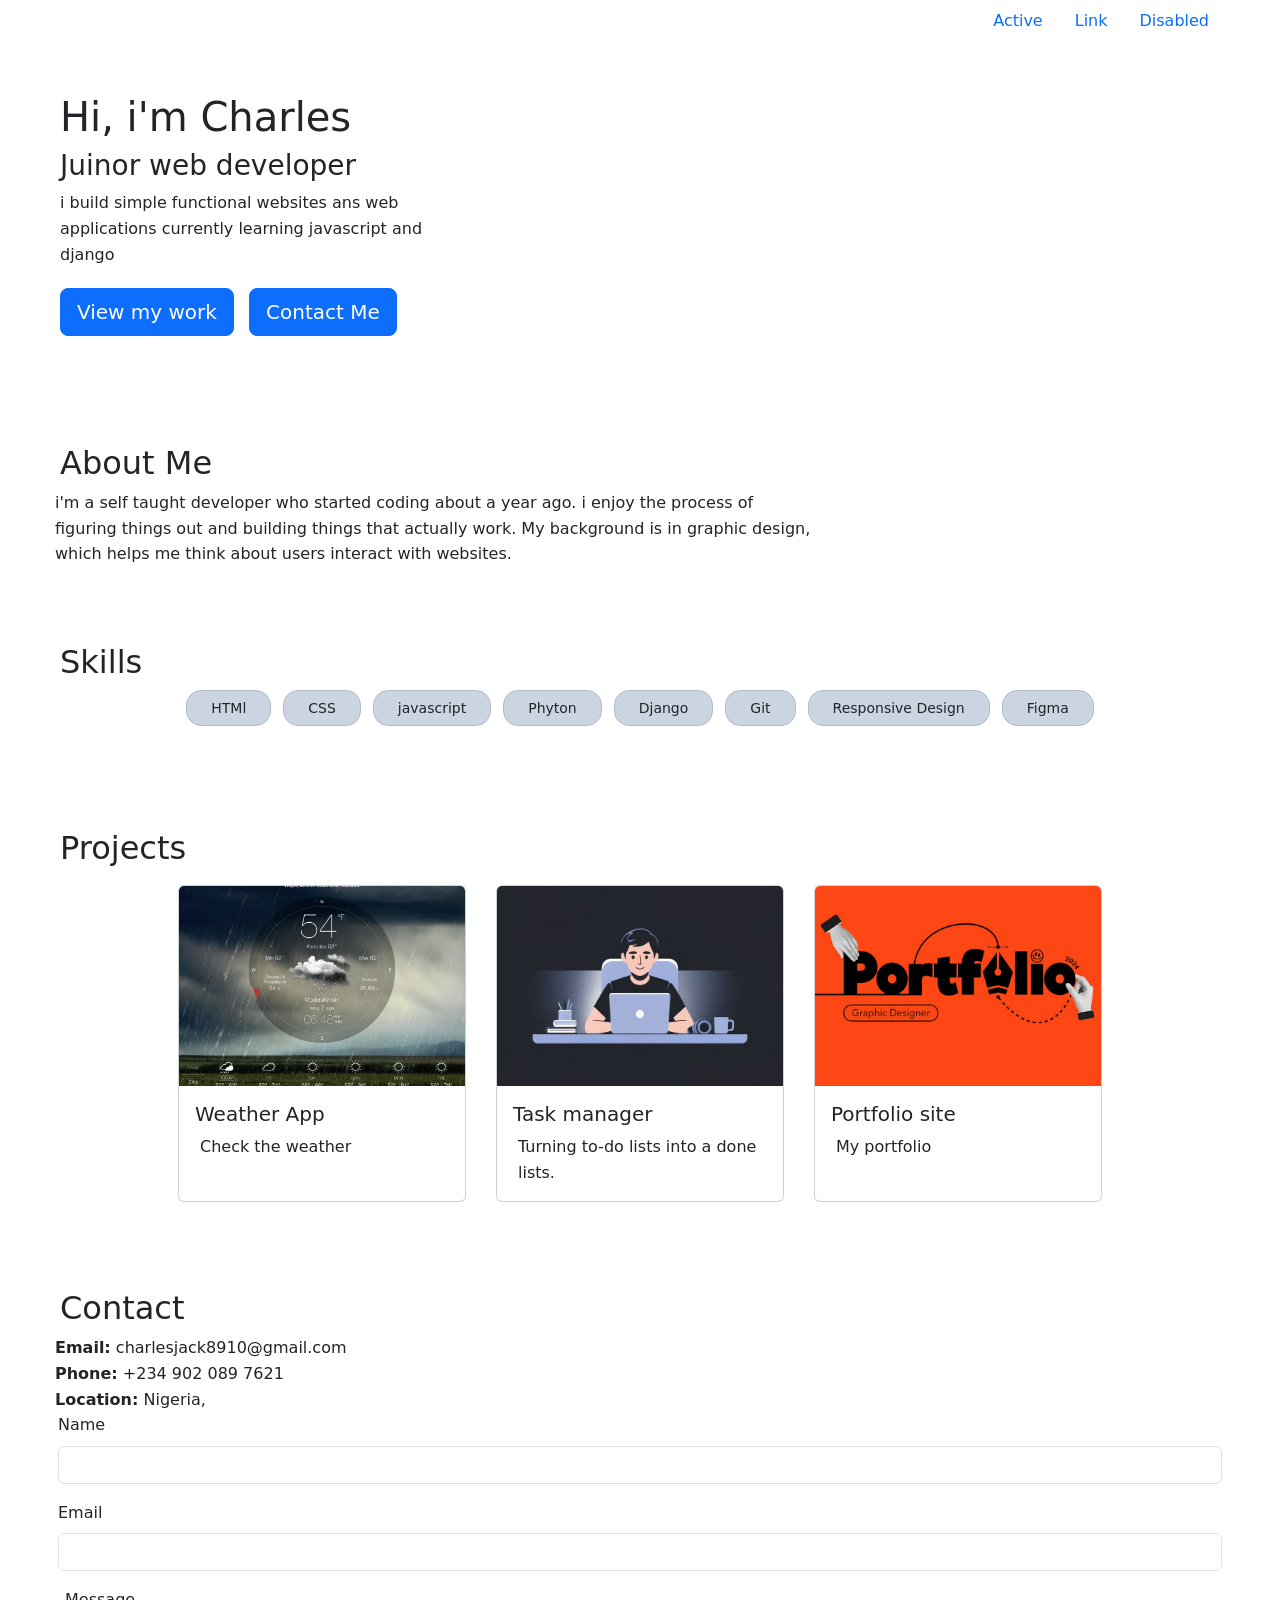
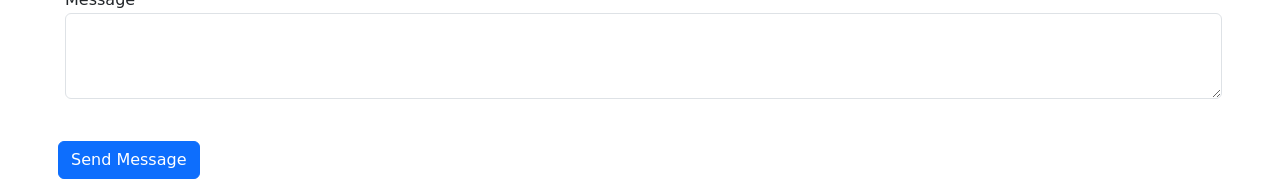
<file: index.html>
<!DOCTYPE html>
<html lang="en">
<head>
    <meta charset="UTF-8">
<meta name="viewport" content="width=device-width, initial-scale=1.0, maximum-scale=1.0, user-scalable=no, shrink-to-fit=no">
    <title>Charles . Jack</title>
    <link href="https://cdn.jsdelivr.net/npm/bootstrap@5.0.2/dist/css/bootstrap.min.css" rel="stylesheet" integrity="sha384-EVSTQN3/azprG1Anm3QDgpJLIm9Nao0Yz1ztcQTwFspd3yD65VohhpuuCOmLASjC" crossorigin="anonymous">
    <link rel="stylesheet" href="index.css">
    <link rel="icon" type="image/png" href="Untitled-1.svg">

</head>
<body>
<div id="parent">
    <div>
          <ul class="nav justify-content-end">
        <li class="nav-item">
     <a class="nav-link active" aria-current="page" href="#">Active</a>
        </li>
     <li class="nav-item">
        <a class="nav-link" href="#">Link</a>
         </li>
        <li class="nav-item">
        <a class="nav-link " href="#" tabindex="-1" aria-disabled="true">Disabled</a>
         </li>
        </ul>
    </div>
    <br>
    <br>
    <h1>
        Hi, i'm Charles
    </h1>
    <h3>Juinor web developer</h3>
    <p>
        i build simple functional websites ans web <br>
         applications currently learning javascript and <br>
         django
    </p> 
    <button type="button" class="btn btn-primary btn-lg">View my work</button>
    <button type="button" class="btn btn-primary btn-lg">Contact Me</button>
    <br> <br> <br> <br> <br>
    <h2>
        About Me
    </h2>
     i'm a self taught developer who started coding about a year ago. i enjoy the process of <br>
     figuring things out and building things that actually work. My background is in graphic design,<br>
     which helps me think about users interact with websites. <br> <br> <br> <br>

     <h2>
        Skills
     </h2>
      <div id="div2">
        <div id="html">HTMl</div>
        <div id="css">CSS</div>
        <div id="js">javascript</div>
        <div id="phyton">Phyton</div>
        <div id="dj">Django</div>
        <div id="git">Git</div>
        <div id="res">Responsive Design</div>
        <div id="fig">Figma</div>
      </div>
      <br> <br> <br> <br>
    <h2>
        Projects
    </h2> 
    <div id="div1">
        <div id="cards">
            <div class="card" style="width: 18rem; margin-right: 40px;">
            <img src="image.png" class="card-img-top me-40" alt="..." id="weather">
            <div class="card-body">
                <h5>Weather App</h5>
                <p class="card-text">Check the weather</p>
            </div>
            </div>
            <div class="card" style="width: 18rem; margin-right: 40px;">
            <img src="task.png" class="card-img-top" alt="..." id="task">
            <div class="card-body me-30">
                <h5>Task manager</h5>
                <p class="card-text">Turning to-do lists into a done lists. </p>
            </div>
            </div>
    <div class="card" style="width: 18rem; margin-right: 40px;">
    <img src="portfolio.png" class="card-img-top" alt="..." id="port">
    <div class="card-body">
    <h5> Portfolio site </h5>
        <p class="card-text">My portfolio</p>
    </div>
    </div>
        </div>
    </div>
    <br> <br> <br>
<h2>
    Contact
</h2>
  <strong>Email:</strong> charlesjack8910@gmail.com <br>
  <strong>Phone:</strong> +234 902 089 7621 <br>
  <strong>Location:</strong> Nigeria, <br>
  


   <div class="row justify-content-center">
    <div class="col-lg-6"  >
        <form>
        <div class="mb-3">
            <label for="exampleInputEmail1" class="form-label">Name</label>
            <input type="email" class="form-control" id="exampleInputEmail1" aria-describedby="emailHelp">
            <div id="emailHelp" class="form-text"></div>
        </div>
        <div class="mb-3">
            <label for="exampleInputPassword1" class="form-label">Email</label>
            <input type="password" class="form-control" id="exampleInputPassword1">
        </div>
        <div class="mb-3 form-check" style="margin-left: -17px;">
            Message
            <textarea rows="3"  class="form-control"></textarea>
            <label class="form-check-label" for="exampleCheck1"></label>
        </div>
        <button type="submit" class="btn btn-primary">Send Message</button>
        </form>
</div>

 </div>
    
</div>


<script src="index.js"></script>
</body>
</html>
</file>
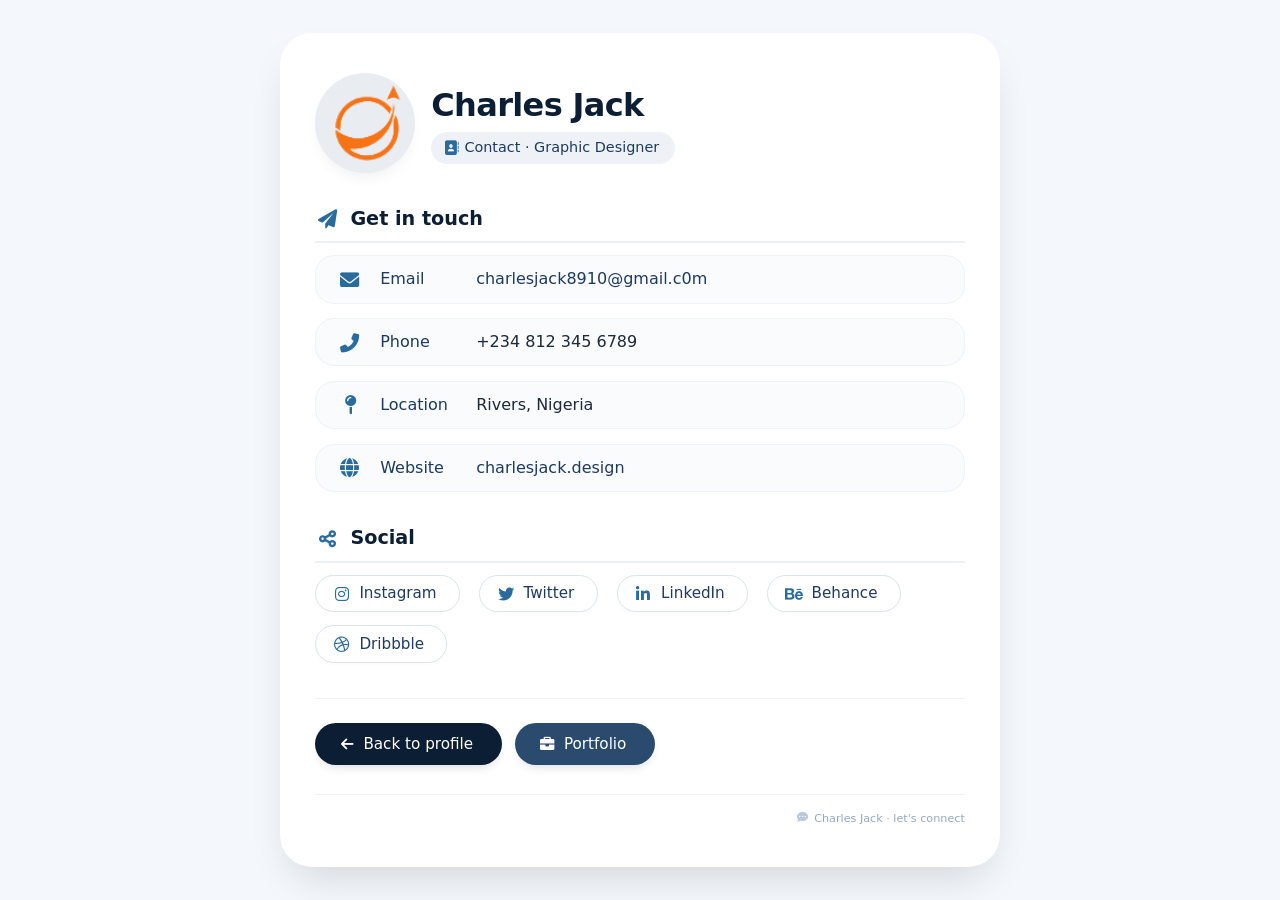
<file: lio.html>
<!DOCTYPE html>
<html lang="en">
<head>
  <meta charset="UTF-8">
  <meta name="viewport" content="width=device-width, initial-scale=1.0">
  <title>Charles Jack · Contact</title>
   <link rel="icon" type="image/png" href="portfolio.jpg">
  <!-- Font Awesome 6 (free) -->
  <link rel="stylesheet" href="https://cdnjs.cloudflare.com/ajax/libs/font-awesome/6.0.0-beta3/css/all.min.css">
  <style>
    /* ----- reset & base ----- */
    * {
      margin: 0;
      padding: 0;
      box-sizing: border-box;
    }

    body {
      background: #f4f7fb;
      font-family: system-ui, -apple-system, 'Segoe UI', Roboto, 'Helvetica Neue', sans-serif;
      display: flex;
      justify-content: center;
      align-items: center;
      min-height: 100vh;
      margin: 0;
      padding: 1.5rem;
      line-height: 1.5;
      color: #1e293b;
    }

    /* ----- card container (same as profile) ----- */
    .contact-card {
      max-width: 720px;
      width: 100%;
      background: white;
      border-radius: 2rem;
      padding: 2.5rem 2.2rem;
      box-shadow: 0 20px 40px -12px rgba(0, 0, 0, 0.15);
      transition: transform 0.2s ease;
    }

    /* ----- header / avatar row (consistent) ----- */
    .contact-header {
      display: flex;
      flex-wrap: wrap;
      align-items: center;
      gap: 1.5rem 1rem;
      margin-bottom: 2rem;
    }

    .avatar-frame {
      flex-shrink: 0;
      width: 100px;
      height: 100px;
      border-radius: 50%;
      overflow: hidden;
      background: #e9edf2;
      box-shadow: 0 8px 16px -6px rgba(0, 0, 0, 0.08);
      display: flex;
      align-items: center;
      justify-content: center;
    }

    .avatar-frame img {
      width: 100%;
      height: 100%;
      object-fit: cover;
      display: block;
    }

    .title-group h1 {
      font-size: 2rem;
      font-weight: 600;
      letter-spacing: -0.02em;
      color: #0b1e33;
      margin-bottom: 0.2rem;
    }

    .title-group .badge {
      display: inline-flex;
      align-items: center;
      gap: 0.4rem;
      background: #eef2f6;
      padding: 0.3rem 1rem 0.3rem 0.8rem;
      border-radius: 40px;
      font-size: 0.9rem;
      font-weight: 500;
      color: #1e3a5f;
    }

    .title-group .badge i {
      color: #2a6b9e;
      font-size: 0.9rem;
    }

    /* ----- section styling (same as profile) ----- */
    .section {
      margin-top: 2rem;
    }

    .section-title {
      display: flex;
      align-items: center;
      gap: 0.6rem;
      font-size: 1.2rem;
      font-weight: 600;
      color: #0b1e33;
      margin-bottom: 0.75rem;
      border-bottom: 2px solid #eef2f6;
      padding-bottom: 0.5rem;
    }

    .section-title i {
      color: #2a6b9e;
      width: 1.6rem;
      font-size: 1.2rem;
      text-align: center;
    }

    /* ----- contact details (info rows) ----- */
    .contact-info-list {
      list-style: none;
      display: flex;
      flex-direction: column;
      gap: 0.9rem;
      margin-top: 0.2rem;
    }

    .contact-info-list li {
      display: flex;
      align-items: center;
      gap: 1rem;
      background: #f9fbfd;
      padding: 0.7rem 1.2rem;
      border-radius: 1.2rem;
      border: 1px solid #eef2f6;
      transition: background 0.15s;
    }

    .contact-info-list li i {
      color: #2a6b9e;
      font-size: 1.2rem;
      width: 1.8rem;
      text-align: center;
    }

    .contact-info-list li .info-label {
      font-weight: 500;
      color: #1e3a5f;
      min-width: 80px;
    }

    .contact-info-list li .info-value {
      color: #1e293b;
      word-break: break-word;
    }

    .contact-info-list li .info-value a {
      color: #1e3a5f;
      text-decoration: none;
      border-bottom: 2px solid transparent;
      transition: border-color 0.2s, color 0.2s;
    }

    .contact-info-list li .info-value a:hover {
      border-bottom-color: #2a6b9e;
      color: #0b2b4a;
    }

    /* ----- social links (grid) ----- */
    .social-grid {
      display: flex;
      flex-wrap: wrap;
      gap: 0.8rem 1.2rem;
      margin-top: 0.2rem;
      list-style: none;
    }

    .social-grid li a {
      display: inline-flex;
      align-items: center;
      gap: 0.5rem;
      background: white;
      border: 1px solid #dce3ec;
      padding: 0.4rem 1.4rem 0.4rem 1rem;
      border-radius: 60px;
      text-decoration: none;
      font-weight: 500;
      color: #1e3a5f;
      font-size: 0.95rem;
      transition: background 0.15s, border-color 0.15s, box-shadow 0.15s;
      box-shadow: 0 2px 4px rgba(0, 0, 0, 0.02);
    }

    .social-grid li a i {
      color: #2a6b9e;
      font-size: 1rem;
      width: 1.2rem;
      text-align: center;
    }

    .social-grid li a:hover {
      background: #f0f4fa;
      border-color: #b0c7df;
      box-shadow: 0 4px 8px -4px rgba(0, 20, 40, 0.08);
    }

    /* ----- back link (button style) ----- */
    .back-link-wrap {
      margin-top: 2.2rem;
      border-top: 1px solid #eef2f6;
      padding-top: 1.5rem;
      display: flex;
      justify-content: flex-start;
    }

    .back-btn {
      display: inline-flex;
      align-items: center;
      gap: 0.6rem;
      background: #0b1e33;
      color: white;
      padding: 0.6rem 1.8rem 0.6rem 1.6rem;
      border-radius: 60px;
      text-decoration: none;
      font-weight: 500;
      font-size: 0.95rem;
      transition: background 0.2s, transform 0.1s;
      border: none;
      box-shadow: 0 6px 12px -6px rgba(0, 20, 40, 0.2);
    }

    .back-btn i {
      font-size: 0.9rem;
    }

    .back-btn:hover {
      background: #143458;
      transform: scale(1.01);
    }

    /* ----- responsive ----- */
    @media (max-width: 480px) {
      .contact-card {
        padding: 1.8rem 1.2rem;
      }
      .contact-header {
        flex-direction: column;
        align-items: flex-start;
      }
      .avatar-frame {
        width: 80px;
        height: 80px;
      }
      .title-group h1 {
        font-size: 1.8rem;
      }
      .contact-info-list li {
        flex-wrap: wrap;
        gap: 0.3rem 0.8rem;
      }
      .contact-info-list li .info-label {
        min-width: 70px;
      }
      .social-grid {
        flex-direction: column;
        gap: 0.5rem;
      }
      .social-grid li a {
        justify-content: center;
      }
    }

    /* extra polish */
    ul {
      padding-left: 0;
    }

    .section + .section {
      margin-top: 2rem;
    }
  </style>
</head>
<body>
  <div class="contact-card">
    
    <!-- header: avatar + name + role (consistent with profile) -->
    <div class="contact-header">
      <div class="avatar-frame">
        <!-- using the same image as profile (HAPPY NEW MONTH FLYER.jpg) 
             you can replace with a different image if needed -->
        <img src="Screenshot 2026-08-08 112036-Photoroom.png" alt="Charles Jack" loading="lazy">
      </div>
      <div class="title-group">
        <h1>Charles Jack</h1>
        <span class="badge">
          <i class="fas fa-address-book"></i> Contact · Graphic Designer
        </span>
      </div>
    </div>

    <!-- contact details -->
    <div class="section">
      <div class="section-title">
        <i class="fas fa-paper-plane"></i>
        <span>Get in touch</span>
      </div>
      <ul class="contact-info-list">
        <li>
          <i class="fas fa-envelope"></i>
          <span class="info-label">Email</span>
          <span class="info-value">
            <a href="mailto:charlesjack8910@gmail.c0m">charlesjack8910@gmail.c0m</a>
          </span>
        </li>
        <li>
          <i class="fas fa-phone-alt"></i>
          <span class="info-label">Phone</span>
          <span class="info-value">+234 812 345 6789</span>
        </li>
        <li>
          <i class="fas fa-map-pin"></i>
          <span class="info-label">Location</span>
          <span class="info-value">Rivers, Nigeria</span>
        </li>
        <li>
          <i class="fas fa-globe"></i>
          <span class="info-label">Website</span>
          <span class="info-value">
            <a href="#" target="_blank">charlesjack.design</a>
          </span>
        </li>
      </ul>
    </div>

    <!-- social links -->
    <div class="section">
      <div class="section-title">
        <i class="fas fa-share-alt"></i>
        <span>Social</span>
      </div>
      <ul class="social-grid">
        <li><a href="#" aria-label="Instagram"><i class="fab fa-instagram"></i> Instagram</a></li>
        <li><a href="#" aria-label="Twitter"><i class="fab fa-twitter"></i> Twitter</a></li>
        <li><a href="#" aria-label="LinkedIn"><i class="fab fa-linkedin-in"></i> LinkedIn</a></li>
        <li><a href="#" aria-label="Behance"><i class="fab fa-behance"></i> Behance</a></li>
        <li><a href="#" aria-label="Dribbble"><i class="fab fa-dribbble"></i> Dribbble</a></li>
      </ul>
    </div>

    <!-- back to profile link (styled as button) -->
    <div class="back-link-wrap">
      <a href="#" class="back-btn" onclick="history.back(); return false;">
        <i class="fas fa-arrow-left"></i> Back to profile
      </a>
      <!-- fallback: if history.back() fails, we also provide a real link -->
      <a href="portfoloi.html" class="back-btn" style="margin-left: 0.8rem; background: #2a4b6e;" target="_blank">
        <i class="fas fa-briefcase"></i> Portfolio
      </a>
    </div>

    <!-- subtle footer -->
    <div style="margin-top: 1.8rem; font-size: 0.7rem; color: #94a9c2; text-align: right; border-top: 1px solid #eef2f6; padding-top: 1rem; display: flex; justify-content: flex-end; gap: 0.4rem;">
      <i class="fas fa-comment-dots" style="color: #b6c9dd;"></i>
      <span>Charles Jack · let's connect</span>
    </div>
  </div>
</body>
</html>
</file>
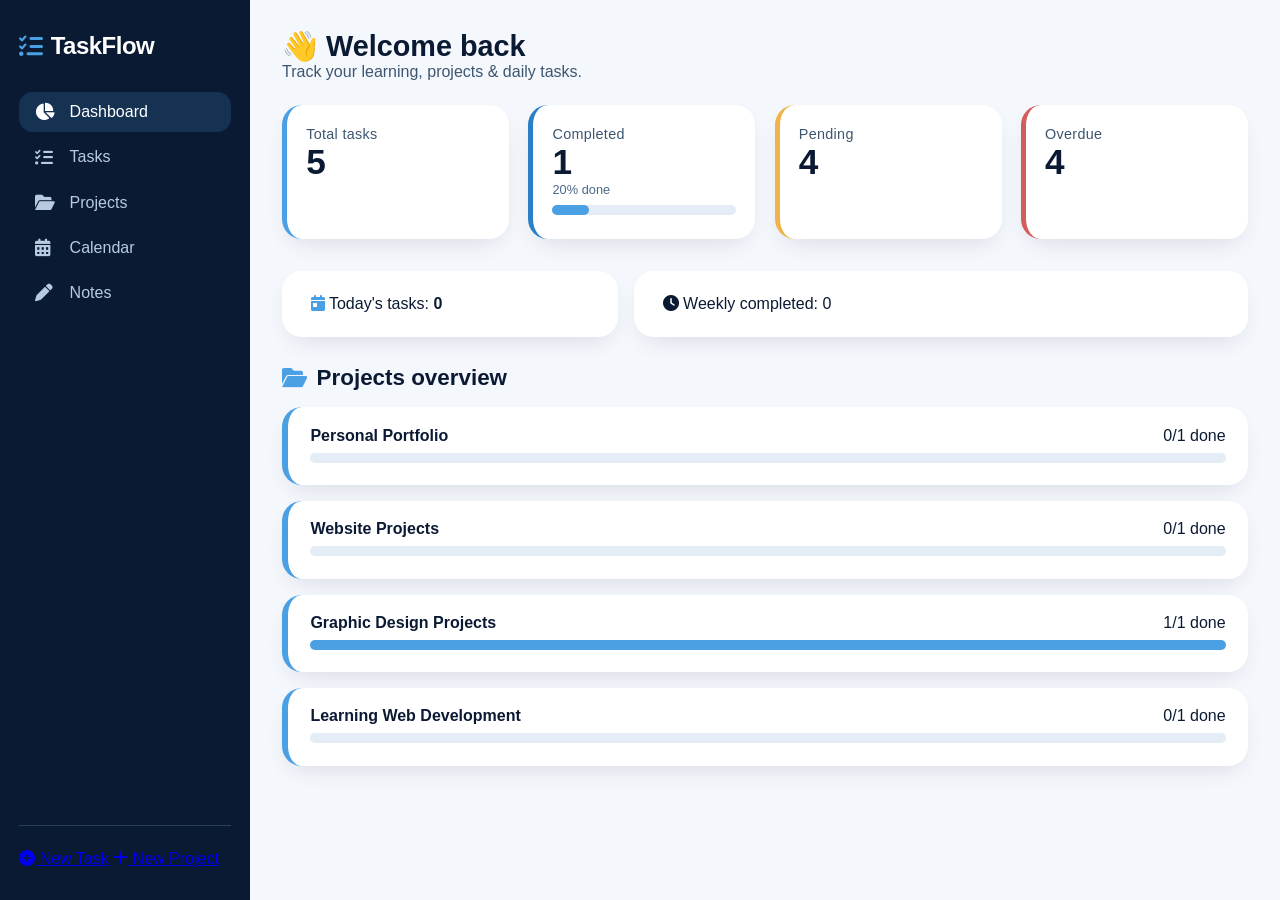
<file: task.html>
<!DOCTYPE html>
<html lang="en">
<head>
  <meta charset="UTF-8" />
  <meta name="viewport" content="width=device-width, initial-scale=1.0, maximum-scale=1.5" />
  <title>TaskFlow · Personal Task Manager</title>
  <link rel="icon" type="image/png" href="task.pngc:\Users\HP\Desktop\weather.jpg">

  <!-- Font Awesome 6 (free) -->
  <link rel="stylesheet" href="https://cdnjs.cloudflare.com/ajax/libs/font-awesome/6.0.0-beta3/css/all.min.css" />
  <style>
    /* ----- CSS reset & variables (navy + sky blue) ----- */
    * {
      margin: 0;
      padding: 0;
      box-sizing: border-box;
      font-family: 'Inter', -apple-system, BlinkMacSystemFont, 'Segoe UI', Roboto, sans-serif;
    }
    body {
      background: #f4f7fc;
      color: #0b1a33;
      display: flex;
      min-height: 100vh;
    }
    :root {
      --navy: #0b1a33;
      --navy-light: #1b2f4f;
      --sky: #4b9fe3;
      --sky-light: #d4e7fc;
      --sky-bright: #2b7fc7;
      --card-bg: #ffffff;
      --shadow: 0 10px 25px -8px rgba(0,20,40,0.12);
      --radius: 20px;
      --transition: 0.25s ease;
    }
    /* ----- sidebar (desktop) ----- */
    .sidebar {
      width: 250px;
      background: var(--navy);
      color: white;
      padding: 2rem 1.2rem;
      display: flex;
      flex-direction: column;
      position: sticky;
      top: 0;
      height: 100vh;
      overflow-y: auto;
      transition: transform 0.2s ease;
      z-index: 20;
    }
    .sidebar h2 {
      font-weight: 600;
      font-size: 1.5rem;
      letter-spacing: -0.5px;
      margin-bottom: 2rem;
      display: flex;
      align-items: center;
      gap: 0.5rem;
    }
    .sidebar h2 i {
      color: var(--sky);
    }
    .sidebar nav a {
      display: flex;
      align-items: center;
      gap: 0.75rem;
      padding: 0.7rem 1rem;
      border-radius: 14px;
      color: #b6cbe0;
      text-decoration: none;
      font-weight: 500;
      transition: var(--transition);
      margin-bottom: 0.3rem;
    }
    .sidebar nav a:hover, .sidebar nav a.active {
      background: rgba(75, 159, 227, 0.18);
      color: white;
    }
    .sidebar nav a i {
      width: 1.4rem;
      font-size: 1.1rem;
    }
    .sidebar .bottom-links {
      margin-top: auto;
      border-top: 1px solid #2a405f;
      padding-top: 1.5rem;
    }
    /* ----- main content ----- */
    .main {
      flex: 1;
      padding: 1.8rem 2rem 2.5rem;
      max-width: 1300px;
      margin: 0 auto;
      width: 100%;
    }
    /* mobile top bar */
    .mobile-header {
      display: none;
      justify-content: space-between;
      align-items: center;
      margin-bottom: 1.5rem;
    }
    .mobile-header button {
      background: var(--navy);
      color: white;
      border: none;
      font-size: 1.8rem;
      padding: 0.3rem 1rem;
      border-radius: 16px;
    }
    /* cards */
    .card {
      background: var(--card-bg);
      border-radius: var(--radius);
      box-shadow: var(--shadow);
      padding: 1.5rem 1.8rem;
      transition: 0.15s;
    }
    .grid-4 {
      display: grid;
      grid-template-columns: repeat(auto-fit, minmax(180px, 1fr));
      gap: 1.2rem;
      margin-bottom: 2rem;
    }
    .stat-card {
      background: white;
      border-radius: var(--radius);
      padding: 1.3rem 1.2rem;
      box-shadow: var(--shadow);
      border-left: 5px solid var(--sky);
      transition: 0.2s;
    }
    .stat-card h4 {
      font-weight: 500;
      color: #3d5670;
      font-size: 0.9rem;
      letter-spacing: 0.3px;
    }
    .stat-card .number {
      font-size: 2.2rem;
      font-weight: 700;
      color: var(--navy);
    }
    .stat-card .sub {
      color: #4a688a;
      font-size: 0.8rem;
    }
    .progress-bar-bg {
      background: #e4ecf5;
      height: 10px;
      border-radius: 20px;
      margin: 0.5rem 0 0.2rem;
    }
    .progress-fill {
      background: var(--sky);
      height: 10px;
      border-radius: 20px;
      width: 0%;
      transition: width 0.3s;
    }
    .section-title {
      font-size: 1.4rem;
      font-weight: 600;
      margin: 1.8rem 0 1rem;
      display: flex;
      align-items: center;
      gap: 0.6rem;
    }
    .section-title i {
      color: var(--sky);
    }
    /* task list */
    .task-item {
      display: flex;
      flex-wrap: wrap;
      align-items: center;
      justify-content: space-between;
      padding: 0.9rem 0.6rem;
      border-bottom: 1px solid #eef3f9;
      transition: 0.1s;
    }
    .task-item:last-child { border-bottom: none; }
    .task-info {
      display: flex;
      flex-direction: column;
      flex: 2 1 180px;
    }
    .task-info .title {
      font-weight: 600;
      display: flex;
      align-items: center;
      gap: 0.4rem;
      flex-wrap: wrap;
    }
    .task-info .title .badge {
      font-size: 0.65rem;
      background: var(--sky-light);
      color: var(--navy);
      padding: 0.1rem 0.6rem;
      border-radius: 30px;
      font-weight: 500;
    }
    .task-meta {
      display: flex;
      flex-wrap: wrap;
      gap: 0.5rem 1rem;
      font-size: 0.8rem;
      color: #3c5a78;
      margin-top: 0.2rem;
    }
    .task-actions {
      display: flex;
      gap: 0.5rem;
      flex-wrap: wrap;
    }
    .task-actions button {
      background: transparent;
      border: none;
      font-size: 1rem;
      cursor: pointer;
      color: #4a688a;
      transition: 0.2s;
      padding: 0.2rem 0.4rem;
      border-radius: 8px;
    }
    .task-actions button:hover {
      background: #e4ecf5;
      color: var(--navy);
    }
    .btn {
      background: var(--navy);
      border: none;
      color: white;
      padding: 0.5rem 1.2rem;
      border-radius: 40px;
      font-weight: 500;
      cursor: pointer;
      transition: 0.2s;
      display: inline-flex;
      align-items: center;
      gap: 0.4rem;
      border: 1px solid transparent;
    }
    .btn-sky { background: var(--sky); color: white; }
    .btn-sky:hover { background: var(--sky-bright); }
    .btn-outline { background: transparent; border: 1px solid var(--sky); color: var(--navy); }
    .btn-outline:hover { background: var(--sky-light); }
    .btn-danger { background: #d45c5c; }
    /* modal overlay */
    .modal {
      display: none;
      position: fixed;
      top: 0; left: 0; width: 100%; height: 100%;
      background: rgba(0,0,0,0.3);
      backdrop-filter: blur(4px);
      align-items: center;
      justify-content: center;
      z-index: 999;
    }
    .modal.show { display: flex; }
    .modal-content {
      background: white;
      border-radius: 30px;
      padding: 2rem 2rem 1.8rem;
      max-width: 500px;
      width: 90%;
      max-height: 90vh;
      overflow-y: auto;
      box-shadow: 0 30px 50px rgba(0,0,0,0.2);
    }
    .modal-content h3 { margin-bottom: 1.2rem; }
    .modal-content label {
      font-weight: 500;
      display: block;
      margin: 0.8rem 0 0.2rem;
      color: #1b2f4f;
    }
    .modal-content input, .modal-content select, .modal-content textarea {
      width: 100%;
      padding: 0.7rem 1rem;
      border: 1px solid #d9e2ed;
      border-radius: 16px;
      font-size: 0.95rem;
    }
    .modal-content .row2 {
      display: flex;
      gap: 1rem;
      flex-wrap: wrap;
    }
    .modal-content .row2 > * { flex: 1; min-width: 120px; }
    .modal-footer {
      display: flex;
      justify-content: flex-end;
      gap: 0.8rem;
      margin-top: 1.5rem;
    }
    /* calendar */
    .calendar-grid {
      display: grid;
      grid-template-columns: repeat(7,1fr);
      gap: 0.3rem;
      margin: 1rem 0;
    }
    .cal-header { font-weight: 600; color: var(--navy); text-align: center; padding: 0.4rem; }
    .cal-day {
      background: white;
      border-radius: 40px;
      padding: 0.4rem 0.2rem;
      text-align: center;
      font-size: 0.9rem;
      box-shadow: 0 1px 4px rgba(0,0,0,0.02);
      transition: 0.1s;
      position: relative;
      min-height: 40px;
    }
    .cal-day.has-task { background: var(--sky-light); font-weight: 600; }
    /* responsiveness */
    @media (max-width: 820px) {
      .sidebar { transform: translateX(-100%); position: fixed; width: 260px; }
      .sidebar.open { transform: translateX(0); }
      .mobile-header { display: flex; }
      .main { padding: 1rem; }
    }
    @media (max-width: 550px) {
      .grid-4 { grid-template-columns: 1fr 1fr; }
      .task-item { flex-direction: column; align-items: stretch; gap: 0.4rem; }
    }
    /* misc */
    .flex { display: flex; align-items: center; gap: 0.6rem; flex-wrap: wrap; }
    .mt-1 { margin-top: 1rem; }
    .mb-1 { margin-bottom: 0.8rem; }
    .chip {
      background: #edf3fa;
      padding: 0.2rem 0.9rem;
      border-radius: 40px;
      font-size: 0.75rem;
      font-weight: 500;
    }
    .priority-high { border-left: 4px solid #d45c5c; }
    .priority-medium { border-left: 4px solid #f0b34b; }
    .priority-low { border-left: 4px solid #5fa3d1; }
    .completed-task .title { text-decoration: line-through; opacity: 0.6; }
    /* project cards */
    .project-card {
      background: white;
      border-radius: var(--radius);
      padding: 1.2rem 1.4rem;
      box-shadow: var(--shadow);
      margin-bottom: 1rem;
      border-left: 6px solid var(--sky);
    }
  </style>
</head>
<body>
  <!-- sidebar -->
  <aside class="sidebar" id="sidebar">
    <h2><i class="fas fa-tasks"></i> TaskFlow</h2>
    <nav>
      <a href="#" class="active" data-section="dashboard"><i class="fas fa-chart-pie"></i> Dashboard</a>
      <a href="#" data-section="tasks"><i class="fas fa-list-check"></i> Tasks</a>
      <a href="#" data-section="projects"><i class="fas fa-folder-open"></i> Projects</a>
      <a href="#" data-section="calendar"><i class="fas fa-calendar-alt"></i> Calendar</a>
      <a href="#" data-section="notes"><i class="fas fa-pen"></i> Notes</a>
    </nav>
    <div class="bottom-links">
      <a href="#" id="addTaskBtn"><i class="fas fa-plus-circle"></i> New Task</a>
      <a href="#" id="addProjectBtn"><i class="fas fa-plus"></i> New Project</a>
    </div>
  </aside>
  <!-- main -->
  <div class="main">
    <div class="mobile-header">
      <button id="menuToggle"><i class="fas fa-bars"></i></button>
      <span style="font-weight:700;color:var(--navy);"><i class="fas fa-tasks" style="color:var(--sky);"></i> TaskFlow</span>
      <div style="width:2.2rem;"></div>
    </div>
    <!-- dynamic sections -->
    <div id="appContent"></div>
  </div>
  <!-- modal -->
  <div class="modal" id="taskModal">
    <div class="modal-content">
      <h3 id="modalTitle"><i class="fas fa-plus-circle" style="color:var(--sky);"></i> Add Task</h3>
      <input type="hidden" id="taskEditId" />
      <label>Task title</label>
      <input type="text" id="taskTitle" placeholder="e.g. Build landing page" />
      <div class="row2">
        <div><label>Due date</label><input type="date" id="taskDue" /></div>
        <div><label>Priority</label><select id="taskPriority"><option value="Low">Low</option><option value="Medium" selected>Medium</option><option value="High">High</option></select></div>
      </div>
      <div class="row2">
        <div><label>Status</label><select id="taskStatus"><option value="To Do">To Do</option><option value="In Progress">In Progress</option><option value="Completed">Completed</option></select></div>
        <div><label>Category</label><select id="taskCategory"><option value="Web Development">Web Development</option><option value="Graphic Design">Graphic Design</option><option value="Projects">Projects</option><option value="Learning">Learning</option><option value="Personal">Personal</option></select></div>
      </div>
      <div><label>Project (optional)</label><select id="taskProject"><option value="">None</option></select></div>
      <label>Notes</label>
      <textarea id="taskNotes" rows="2" placeholder="Details..."></textarea>
      <div class="modal-footer">
        <button class="btn btn-outline" id="closeModalBtn">Cancel</button>
        <button class="btn btn-sky" id="saveTaskBtn"><i class="fas fa-save"></i> Save</button>
      </div>
    </div>
  </div>
  <!-- project modal -->
  <div class="modal" id="projectModal">
    <div class="modal-content">
      <h3><i class="fas fa-folder-plus" style="color:var(--sky);"></i> New Project</h3>
      <label>Project name</label>
      <input type="text" id="projectName" placeholder="e.g. Personal Portfolio" />
      <div class="modal-footer">
        <button class="btn btn-outline" id="closeProjectBtn">Cancel</button>
        <button class="btn btn-sky" id="saveProjectBtn">Create</button>
      </div>
    </div>
  </div>
  <script>
    // ----- data layer -----
    let tasks = JSON.parse(localStorage.getItem('taskflow_tasks')) || [];
    let projects = JSON.parse(localStorage.getItem('taskflow_projects')) || [];
    let notes = JSON.parse(localStorage.getItem('taskflow_notes')) || '';

    function saveData() {
      localStorage.setItem('taskflow_tasks', JSON.stringify(tasks));
      localStorage.setItem('taskflow_projects', JSON.stringify(projects));
      localStorage.setItem('taskflow_notes', JSON.stringify(notes));
    }

    // sample tasks
    if (tasks.length === 0 && projects.length === 0) {
      projects = ['Personal Portfolio', 'Website Projects', 'Graphic Design Projects', 'Learning Web Development'];
      localStorage.setItem('taskflow_projects', JSON.stringify(projects));
      tasks = [
        { id: Date.now()+1, title: 'Design portfolio hero', due: '2026-09-05', priority: 'High', status: 'In Progress', category: 'Graphic Design', project: 'Personal Portfolio', notes: 'Use dark theme' },
        { id: Date.now()+2, title: 'Learn flexbox & grid', due: '2026-09-10', priority: 'Medium', status: 'To Do', category: 'Web Development', project: 'Learning Web Development', notes: 'MDN docs' },
        { id: Date.now()+3, title: 'Client logo redesign', due: '2026-08-30', priority: 'High', status: 'Completed', category: 'Graphic Design', project: 'Graphic Design Projects', notes: 'Delivered final' },
        { id: Date.now()+4, title: 'Write article about CSS', due: '2026-09-15', priority: 'Low', status: 'To Do', category: 'Learning', project: '', notes: '' },
        { id: Date.now()+5, title: 'Update personal site', due: '2026-09-02', priority: 'Medium', status: 'In Progress', category: 'Web Development', project: 'Website Projects', notes: 'Add projects section' },
      ];
      saveData();
    }

    // ----- render engine -----
    let currentSection = 'dashboard';

    function render() {
      const container = document.getElementById('appContent');
      if (currentSection === 'dashboard') renderDashboard(container);
      else if (currentSection === 'tasks') renderTasks(container);
      else if (currentSection === 'projects') renderProjects(container);
      else if (currentSection === 'calendar') renderCalendar(container);
      else if (currentSection === 'notes') renderNotes(container);
      updateSidebarActive();
      populateProjectSelects();
    }

    function updateSidebarActive() {
      document.querySelectorAll('.sidebar nav a').forEach(a => {
        a.classList.toggle('active', a.dataset.section === currentSection);
      });
    }

    function populateProjectSelects() {
      const sel = document.getElementById('taskProject');
      if (!sel) return;
      const current = sel.value;
      sel.innerHTML = '<option value="">None</option>' + projects.map(p => `<option value="${p}">${p}</option>`).join('');
      sel.value = current;
    }

    // ----- dashboard -----
    function renderDashboard(el) {
      const total = tasks.length;
      const completed = tasks.filter(t => t.status === 'Completed').length;
      const pending = tasks.filter(t => t.status !== 'Completed').length;
      const overdue = tasks.filter(t => t.due && new Date(t.due) < new Date() && t.status !== 'Completed').length;
      const today = tasks.filter(t => t.due === new Date().toISOString().slice(0,10)).length;
      const progress = total ? Math.round((completed/total)*100) : 0;

      el.innerHTML = `
        <div style="margin-bottom:1.5rem;"><h1 style="font-size:1.8rem;">👋 Welcome back</h1><p style="color:#3d5670;">Track your learning, projects & daily tasks.</p></div>
        <div class="grid-4">
          <div class="stat-card"><h4>Total tasks</h4><div class="number">${total}</div></div>
          <div class="stat-card" style="border-left-color:#2b7fc7;"><h4>Completed</h4><div class="number">${completed}</div><div class="sub">${progress}% done</div><div class="progress-bar-bg"><div class="progress-fill" style="width:${progress}%;"></div></div></div>
          <div class="stat-card" style="border-left-color:#f0b34b;"><h4>Pending</h4><div class="number">${pending}</div></div>
          <div class="stat-card" style="border-left-color:#d45c5c;"><h4>Overdue</h4><div class="number">${overdue}</div></div>
        </div>
        <div style="display:flex; flex-wrap:wrap; gap:1rem; margin-bottom:1rem;">
          <div class="card" style="flex:1; min-width:160px;"><i class="fas fa-calendar-day" style="color:var(--sky);"></i> Today's tasks: <strong>${today}</strong></div>
          <div class="card" style="flex:2; min-width:200px;"><i class="fas fa-clock"></i> Weekly completed: ${tasks.filter(t => { const d = new Date(t.due); const now = new Date(); const weekAgo = new Date(now); weekAgo.setDate(now.getDate()-7); return t.status==='Completed' && d>=weekAgo; }).length}</div>
        </div>
        <div class="section-title"><i class="fas fa-folder-open"></i> Projects overview</div>
        ${projects.length ? projects.map(p => {
          const pt = tasks.filter(t => t.project === p);
          const done = pt.filter(t => t.status === 'Completed').length;
          const pct = pt.length ? Math.round((done/pt.length)*100) : 0;
          return `<div class="project-card"><div style="display:flex;justify-content:space-between;"><strong>${p}</strong> <span>${done}/${pt.length} done</span></div><div class="progress-bar-bg"><div class="progress-fill" style="width:${pct}%;"></div></div></div>`;
        }).join('') : '<div class="card">No projects yet. Create one!</div>'}
      `;
    }

    // ----- tasks -----
    function renderTasks(el) {
      let html = `<div class="flex" style="justify-content:space-between;flex-wrap:wrap;"><h2 class="section-title"><i class="fas fa-list-check"></i> All Tasks</h2><button class="btn btn-sky" id="addTaskFromTasks"><i class="fas fa-plus"></i> Add Task</button></div>`;
      html += `<div style="display:flex; flex-wrap:wrap; gap:0.5rem 1rem; margin-bottom:1rem;">
        <input type="text" id="searchTask" placeholder="🔍 Search tasks..." style="padding:0.5rem 1rem;border-radius:40px;border:1px solid #d9e2ed;flex:1;min-width:140px;" />
        <select id="filterCategory" style="padding:0.5rem 1rem;border-radius:40px;"><option value="">All categories</option><option>Web Development</option><option>Graphic Design</option><option>Projects</option><option>Learning</option><option>Personal</option></select>
        <select id="filterPriority" style="padding:0.5rem 1rem;border-radius:40px;"><option value="">All priorities</option><option>Low</option><option>Medium</option><option>High</option></select>
        <select id="filterStatus" style="padding:0.5rem 1rem;border-radius:40px;"><option value="">All status</option><option>To Do</option><option>In Progress</option><option>Completed</option></select>
      </div>`;
      const filtered = tasks.filter(t => {
        const search = document.getElementById('searchTask')?.value?.toLowerCase() || '';
        const cat = document.getElementById('filterCategory')?.value || '';
        const pri = document.getElementById('filterPriority')?.value || '';
        const stat = document.getElementById('filterStatus')?.value || '';
        return (t.title.toLowerCase().includes(search) || t.notes?.toLowerCase().includes(search)) &&
          (!cat || t.category === cat) && (!pri || t.priority === pri) && (!stat || t.status === stat);
      });
      if (!filtered.length) html += `<div class="card" style="text-align:center;padding:2rem;">No tasks match 😴</div>`;
      else filtered.forEach(t => {
        const isCompleted = t.status === 'Completed';
        html += `<div class="task-item ${isCompleted?'completed-task':''} priority-${t.priority.toLowerCase()}">
          <div class="task-info"><div class="title">${t.title} <span class="badge">${t.status}</span><span class="chip">${t.priority}</span></div>
          <div class="task-meta"><span><i class="far fa-calendar-alt"></i> ${t.due || 'No due'}</span><span><i class="fas fa-tag"></i> ${t.category}</span>${t.project ? `<span><i class="fas fa-folder"></i> ${t.project}</span>`:''}</div>
          ${t.notes ? `<div style="font-size:0.75rem;color:#3f5f7f;">📝 ${t.notes}</div>`:''}</div>
          <div class="task-actions">
            <button onclick="editTask('${t.id}')"><i class="fas fa-pen"></i></button>
            <button onclick="deleteTask('${t.id}')"><i class="fas fa-trash-alt"></i></button>
            <button onclick="toggleComplete('${t.id}')"><i class="fas ${isCompleted ? 'fa-rotate-left' : 'fa-check-circle'}"></i></button>
          </div>
        </div>`;
      });
      el.innerHTML = html;
      // attach listeners
      document.getElementById('addTaskFromTasks')?.addEventListener('click', ()=>openTaskModal());
      document.getElementById('searchTask')?.addEventListener('input', render);
      document.getElementById('filterCategory')?.addEventListener('change', render);
      document.getElementById('filterPriority')?.addEventListener('change', render);
      document.getElementById('filterStatus')?.addEventListener('change', render);
    }

    // ----- projects -----
    function renderProjects(el) {
      let html = `<div class="flex" style="justify-content:space-between;"><h2 class="section-title"><i class="fas fa-folder-open"></i> Projects</h2><button class="btn btn-sky" id="addProjectFromProjects"><i class="fas fa-plus"></i> New Project</button></div>`;
      projects.forEach(p => {
        const pt = tasks.filter(t => t.project === p);
        const done = pt.filter(t => t.status === 'Completed').length;
        const pct = pt.length ? Math.round((done/pt.length)*100) : 0;
        html += `<div class="project-card"><div style="display:flex;justify-content:space-between;flex-wrap:wrap;"><strong>${p}</strong> <span>${done}/${pt.length} tasks done (${pct}%)</span></div><div class="progress-bar-bg"><div class="progress-fill" style="width:${pct}%;"></div></div><div style="margin-top:0.4rem;font-size:0.8rem;">${pt.map(t=>`<span class="chip">${t.title}</span>`).join(' ') || 'No tasks yet'}</div></div>`;
      });
      if (!projects.length) html += `<div class="card">No projects. Create your first project!</div>`;
      el.innerHTML = html;
      document.getElementById('addProjectFromProjects')?.addEventListener('click', ()=>openProjectModal());
    }

    // ----- calendar -----
    function renderCalendar(el) {
      const today = new Date();
      const year = today.getFullYear(), month = today.getMonth();
      const firstDay = new Date(year, month, 1).getDay();
      const daysInMonth = new Date(year, month+1, 0).getDate();
      let html = `<h2 class="section-title"><i class="fas fa-calendar-alt"></i> ${today.toLocaleString('default',{month:'long'})} ${year}</h2><div class="calendar-grid">`;
      ['Mon','Tue','Wed','Thu','Fri','Sat','Sun'].forEach(d => html += `<div class="cal-header">${d}</div>`);
      for (let i=0; i< (firstDay===0 ? 6 : firstDay-1); i++) html += `<div class="cal-day"></div>`;
      for (let d=1; d<=daysInMonth; d++) {
        const dateStr = `${year}-${String(month+1).padStart(2,'0')}-${String(d).padStart(2,'0')}`;
        const hasTask = tasks.some(t => t.due === dateStr);
        html += `<div class="cal-day ${hasTask?'has-task':''}">${d}</div>`;
      }
      html += `</div><div class="card mt-1"><i class="fas fa-circle" style="color:var(--sky-light);"></i> Highlighted days have tasks due.</div>`;
      el.innerHTML = html;
    }

    // ----- notes -----
    function renderNotes(el) {
      el.innerHTML = `<h2 class="section-title"><i class="fas fa-pen"></i> Notes</h2>
        <div class="card"><textarea id="notesArea" rows="6" style="width:100%;border:1px solid #d9e2ed;border-radius:16px;padding:1rem;">${notes}</textarea>
        <button class="btn btn-sky mt-1" id="saveNotesBtn"><i class="fas fa-save"></i> Save notes</button></div>`;
      document.getElementById('saveNotesBtn')?.addEventListener('click', ()=>{
        notes = document.getElementById('notesArea').value;
        saveData();
        alert('Notes saved!');
      });
    }

    // ----- CRUD -----
    function openTaskModal(task) {
      document.getElementById('taskModal').classList.add('show');
      if (task) {
        document.getElementById('modalTitle').innerHTML = `<i class="fas fa-pen" style="color:var(--sky);"></i> Edit Task`;
        document.getElementById('taskEditId').value = task.id;
        document.getElementById('taskTitle').value = task.title;
        document.getElementById('taskDue').value = task.due || '';
        document.getElementById('taskPriority').value = task.priority;
        document.getElementById('taskStatus').value = task.status;
        document.getElementById('taskCategory').value = task.category;
        document.getElementById('taskProject').value = task.project || '';
        document.getElementById('taskNotes').value = task.notes || '';
      } else {
        document.getElementById('modalTitle').innerHTML = `<i class="fas fa-plus-circle" style="color:var(--sky);"></i> Add Task`;
        document.getElementById('taskEditId').value = '';
        document.getElementById('taskTitle').value = '';
        document.getElementById('taskDue').value = '';
        document.getElementById('taskPriority').value = 'Medium';
        document.getElementById('taskStatus').value = 'To Do';
        document.getElementById('taskCategory').value = 'Web Development';
        document.getElementById('taskProject').value = '';
        document.getElementById('taskNotes').value = '';
      }
      populateProjectSelects();
    }

    document.getElementById('addTaskBtn').addEventListener('click', (e) => { e.preventDefault(); openTaskModal(); });
    document.getElementById('closeModalBtn').addEventListener('click', ()=>document.getElementById('taskModal').classList.remove('show'));
    document.getElementById('saveTaskBtn').addEventListener('click', ()=>{
      const id = document.getElementById('taskEditId').value;
      const title = document.getElementById('taskTitle').value.trim();
      if (!title) return alert('Title is required');
      const due = document.getElementById('taskDue').value;
      const priority = document.getElementById('taskPriority').value;
      const status = document.getElementById('taskStatus').value;
      const category = document.getElementById('taskCategory').value;
      const project = document.getElementById('taskProject').value;
      const notes = document.getElementById('taskNotes').value.trim();
      if (id) {
        const idx = tasks.findIndex(t => t.id == id);
        if (idx > -1) tasks[idx] = { ...tasks[idx], title, due, priority, status, category, project, notes };
      } else {
        tasks.push({ id: Date.now(), title, due, priority, status, category, project, notes });
      }
      saveData();
      document.getElementById('taskModal').classList.remove('show');
      render();
    });

    window.editTask = function(id) {
      const task = tasks.find(t => t.id == id);
      if (task) openTaskModal(task);
    };
    window.deleteTask = function(id) {
      if (confirm('Delete this task?')) {
        tasks = tasks.filter(t => t.id != id);
        saveData();
        render();
      }
    };
    window.toggleComplete = function(id) {
      const task = tasks.find(t => t.id == id);
      if (task) {
        task.status = task.status === 'Completed' ? 'To Do' : 'Completed';
        saveData();
        render();
      }
    };

    // project modal
    function openProjectModal() { document.getElementById('projectModal').classList.add('show'); }
    document.getElementById('addProjectBtn').addEventListener('click', (e)=>{e.preventDefault(); openProjectModal();});
    document.getElementById('closeProjectBtn').addEventListener('click', ()=>document.getElementById('projectModal').classList.remove('show'));
    document.getElementById('saveProjectBtn').addEventListener('click', ()=>{
      const name = document.getElementById('projectName').value.trim();
      if (!name) return alert('Enter project name');
      if (!projects.includes(name)) projects.push(name);
      saveData();
      document.getElementById('projectModal').classList.remove('show');
      document.getElementById('projectName').value = '';
      render();
    });

    // navigation
    document.querySelectorAll('.sidebar nav a').forEach(a => {
      a.addEventListener('click', (e) => {
        e.preventDefault();
        currentSection = a.dataset.section;
        render();
        if (window.innerWidth < 820) document.getElementById('sidebar').classList.remove('open');
      });
    });
    document.getElementById('menuToggle').addEventListener('click', ()=>{
      document.getElementById('sidebar').classList.toggle('open');
    });
    // init
    render();
  </script>
</body>
</html>
</file>
<file: index.css>
/* Base styles - works on all devices */
/* Fix for blurry text on mobile */
*html, body {
    -webkit-text-size-adjust: 100%;
    -moz-text-size-adjust: 100%;
    -ms-text-size-adjust: 100%;
    text-size-adjust: 100%;
    -webkit-font-smoothing: antialiased;
    -moz-osx-font-smoothing: grayscale;
    font-size: 16px;
}

#parent {
    margin-left: 30px;
    margin-right: 30px;
    max-width: 1200px;
    margin-left: auto;
    margin-right: auto;
    padding: 0 15px;
}

/* FIX: Better font rendering and sizing for mobile */
html {
    -webkit-text-size-adjust: 100%;
    text-size-adjust: 100%;
}

body {
    -webkit-font-smoothing: antialiased;
    -moz-osx-font-smoothing: grayscale;
    font-size: 16px;
    line-height: 1.6;
}

#div2 {
    display: flex;
    flex-wrap: wrap;
    gap: 12px;
    justify-content: center;
    padding: 0 10px;
}

#html,
#css,
#js,
#phyton,
#dj,
#git,
#res,
#fig {
    background-color: #CBD5E1;
    border: 1px solid #b0bec5;
    border-radius: 15px;
    padding: 6px 24px;
    margin: 0;
    font-size: 14px;
    white-space: nowrap;
    transition: all 0.3s ease;
}

#html { margin-left: 0; }
#css { margin-left: 0; }
#js { margin-left: 0; text-align: center; }
#phyton { margin-left: 0; }
#dj { margin-left: 0; }
#git { margin-left: 0; border-radius: 15px; }
#res { margin-left: 0; }
#fig { margin-left: 0; }

#cards {
    display: flex;
    flex-wrap: wrap;
    justify-content: center;
    gap: 30px;
    padding: 10px 0;
}

#div1 {
    margin-left: 0;
    padding: 0 10px;
}

#cards .card {
    width: 18rem !important;
    margin: 0 !important;
    flex: 0 0 auto;
    transition: transform 0.3s ease;
}

#cards .card img {
    width: 100%;
    height: 200px;
    object-fit: cover;
}

/* Fix form on all devices */
.col-lg-6 {
    width: 100%;
    padding: 0 15px;
}

/* Fix buttons on mobile */
.btn-lg {
    margin: 5px;
}

/* Fix text spacing */
#parent h1, #parent h2, #parent h3, #parent p {
    padding: 0 5px;
}

/* ============================================= */
/* RESPONSIVE MEDIA QUERIES - OPTIMIZED FOR ALL DEVICES */
/* ============================================= */

/* Large tablets and small laptops (769px - 1024px) */
@media screen and (min-width: 769px) and (max-width: 1024px) {
    #parent {
        padding: 0 20px;
        margin: 0 auto;
    }

    #div2 {
        gap: 10px;
        justify-content: center;
    }

    #html,
    #css,
    #js,
    #phyton,
    #dj,
    #git,
    #res,
    #fig {
        font-size: 13px;
        padding: 5px 18px;
        border-radius: 12px;
    }

    #cards .card {
        width: 15rem !important;
        flex: 0 0 auto;
    }

    #cards .card img {
        height: 170px;
    }

    #div1 {
        padding: 0 5px;
    }
}

/* Tablets and large phones (481px - 768px) */
@media screen and (min-width: 481px) and (max-width: 768px) {
    #parent {
        padding: 0 20px;
        margin: 0 auto;
    }

    /* FIX: Better font sizes for tablets */
    body {
        font-size: 15px;
    }

    #div2 {
        gap: 8px;
        justify-content: center;
        padding: 0 5px;
    }

    #html,
    #css,
    #js,
    #phyton,
    #dj,
    #git,
    #res,
    #fig {
        font-size: 12px;
        padding: 5px 15px;
        border-radius: 10px;
        white-space: nowrap;
    }

    #cards {
        gap: 20px;
        justify-content: center;
    }

    #cards .card {
        width: 45% !important;
        min-width: 200px;
        max-width: 280px;
        flex: 0 1 auto;
    }

    #cards .card img {
        height: 150px;
    }

    #div1 {
        padding: 0;
    }

    /* Make buttons stack on tablets */
    .btn-lg {
        display: inline-block;
        width: auto;
        margin: 5px;
        padding: 10px 20px;
        font-size: 16px;
    }

    h1 {
        font-size: 32px;
    }

    h2 {
        font-size: 24px;
    }

    h3 {
        font-size: 18px;
    }
}

/* Small phones (321px - 480px) - MAIN FIX FOR BLURRY TEXT */
@media screen and (min-width: 321px) and (max-width: 480px) {
    /* FIX: Better text rendering and sizing for small phones */
    html {
        -webkit-text-size-adjust: 100%;
        text-size-adjust: 100%;
    }

    body {
        font-size: 16px !important;
        line-height: 1.6;
        -webkit-font-smoothing: antialiased;
        -moz-osx-font-smoothing: grayscale;
    }

    #parent {
        padding: 0 15px;
        margin: 0 auto;
    }

    #div2 {
        flex-direction: row;
        flex-wrap: wrap;
        gap: 6px;
        justify-content: center;
        padding: 0;
    }

    #html,
    #css,
    #js,
    #phyton,
    #dj,
    #git,
    #res,
    #fig {
        font-size: 13px !important;
        padding: 6px 14px;
        border-radius: 8px;
        white-space: nowrap;
        flex: 0 1 auto;
    }

    #cards {
        flex-direction: column;
        align-items: center;
        gap: 20px;
        padding: 5px 0;
    }

    #cards .card {
        width: 100% !important;
        max-width: 350px !important;
        flex: 0 1 auto;
    }

    #cards .card img {
        height: 180px;
    }

    #div1 {
        padding: 0;
        margin: 0;
    }

    /* FIX: Better button sizing and touch targets */
    .btn-lg {
        display: block;
        width: 100%;
        margin: 8px 0;
        padding: 14px 20px;
        font-size: 17px !important;
        min-height: 50px;
        border-radius: 8px;
    }

    /* FIX: Clear, readable headings on mobile */
    h1 {
        font-size: 32px !important;
        margin-bottom: 10px;
        font-weight: 700;
        letter-spacing: -0.5px;
    }

    h2 {
        font-size: 26px !important;
        margin-top: 20px;
        margin-bottom: 10px;
        font-weight: 600;
    }

    h3 {
        font-size: 20px !important;
        font-weight: 500;
    }

    /* FIX: Better paragraph readability */
    p {
        font-size: 16px !important;
        line-height: 1.7;
        margin-bottom: 15px;
    }

    /* FIX: Better text for contact info */
    #parent strong {
        font-size: 16px;
    }

    /* Fix form on small phones */
    .col-lg-6 {
        padding: 0 5px;
    }

    .mb-3 {
        margin-bottom: 12px !important;
    }

    /* FIX: Better form inputs */
    .form-control {
        font-size: 16px !important;
        padding: 12px 15px;
        min-height: 48px;
    }

    textarea.form-control {
        font-size: 16px !important;
        min-height: 100px;
    }

    .form-label {
        font-size: 15px;
        font-weight: 500;
    }

    /* Hide excessive br tags but keep spacing */
    br {
        display: none;
    }

    #parent > * {
        margin-bottom: 5px;
    }

    /* Fix contact section */
    #parent > strong {
        display: inline-block;
        margin-top: 5px;
    }

    /* FIX: Better card text */
    .card-title, .card-text, .card h5 {
        font-size: 16px !important;
    }

    .card-body {
        padding: 15px;
    }
}

/* Very small phones (up to 320px) */
@media screen and (max-width: 320px) {
    /* FIX: Even smaller screens */
    html {
        -webkit-text-size-adjust: 100%;
        text-size-adjust: 100%;
    }

    body {
        font-size: 15px !important;
        -webkit-font-smoothing: antialiased;
    }

    #parent {
        padding: 0 10px;
        margin: 0 auto;
    }

    #div2 {
        gap: 4px;
        justify-content: center;
    }

    #html,
    #css,
    #js,
    #phyton,
    #dj,
    #git,
    #res,
    #fig {
        font-size: 11px !important;
        padding: 4px 10px;
        border-radius: 6px;
        white-space: nowrap;
    }

    #cards .card {
        width: 100% !important;
        max-width: 280px !important;
    }

    #cards .card img {
        height: 140px;
    }

    .btn-lg {
        display: block;
        width: 100%;
        margin: 6px 0;
        padding: 12px 15px;
        font-size: 16px !important;
        min-height: 44px;
    }

    h1 {
        font-size: 26px !important;
    }

    h2 {
        font-size: 22px !important;
    }

    h3 {
        font-size: 17px !important;
    }

    p {
        font-size: 15px !important;
        line-height: 1.5;
    }

    /* Fix form inputs */
    .form-control {
        font-size: 15px !important;
        padding: 10px 12px;
        min-height: 44px;
    }

    textarea.form-control {
        font-size: 15px !important;
        min-height: 80px;
    }

    /* Fix button in form */
    .btn-primary {
        width: 100%;
        padding: 12px;
        font-size: 16px !important;
        min-height: 48px;
    }
}

/* iPhone specific fixes (notch and home indicator) */
@supports (padding: max(0px)) {
    #parent {
        padding-left: max(15px, env(safe-area-inset-left));
        padding-right: max(15px, env(safe-area-inset-right));
        padding-top: max(0px, env(safe-area-inset-top));
        padding-bottom: max(0px, env(safe-area-inset-bottom));
    }
}

/* Landscape mode for phones */
@media screen and (max-height: 500px) and (orientation: landscape) {
    #parent {
        padding: 0 20px;
    }

    #div2 {
        gap: 5px;
    }

    #html,
    #css,
    #js,
    #phyton,
    #dj,
    #git,
    #res,
    #fig {
        font-size: 11px;
        padding: 3px 12px;
    }

    #cards .card {
        width: 200px !important;
    }

    #cards .card img {
        height: 120px;
    }

    .btn-lg {
        padding: 10px 18px;
        font-size: 15px;
        display: inline-block;
        width: auto;
        min-height: 44px;
    }

    h1 {
        font-size: 26px;
    }

    h2 {
        font-size: 20px;
    }

    br {
        display: none;
    }
}

/* Dark mode support (optional but good for eyes) */
@media (prefers-color-scheme: dark) {
    #html,
    #css,
    #js,
    #phyton,
    #dj,
    #git,
    #res,
    #fig {
        background-color: #2d3748;
        color: #e2e8f0;
        border-color: #4a5568;
    }

    #parent {
        color: #212529;
    }

    .card {
        background-color: #2d3748 !important;
        color: #e2e8f0 !important;
    }

    .card-body {
        background-color: #2d3748;
    }

    .card-text {
        color: #a0aec0 !important;
    }

    .form-control {
        background-color: #2d3748;
        color: #e2e8f0;
        border-color: #4a5568;
    }

    .form-label {
        color: #212529;
    }
}

/* Print styles (optional) */
@media print {
    #parent {
        margin: 0;
        padding: 20px;
    }

    .btn-lg,
    .btn-primary {
        display: none;
    }

    #div2 {
        gap: 10px;
    }

    #html,
    #css,
    #js,
    #phyton,
    #dj,
    #git,
    #res,
    #fig {
        background-color: #f0f0f0 !important;
        color: #000 !important;
        border: 1px solid #000 !important;
    }
}
</file>
